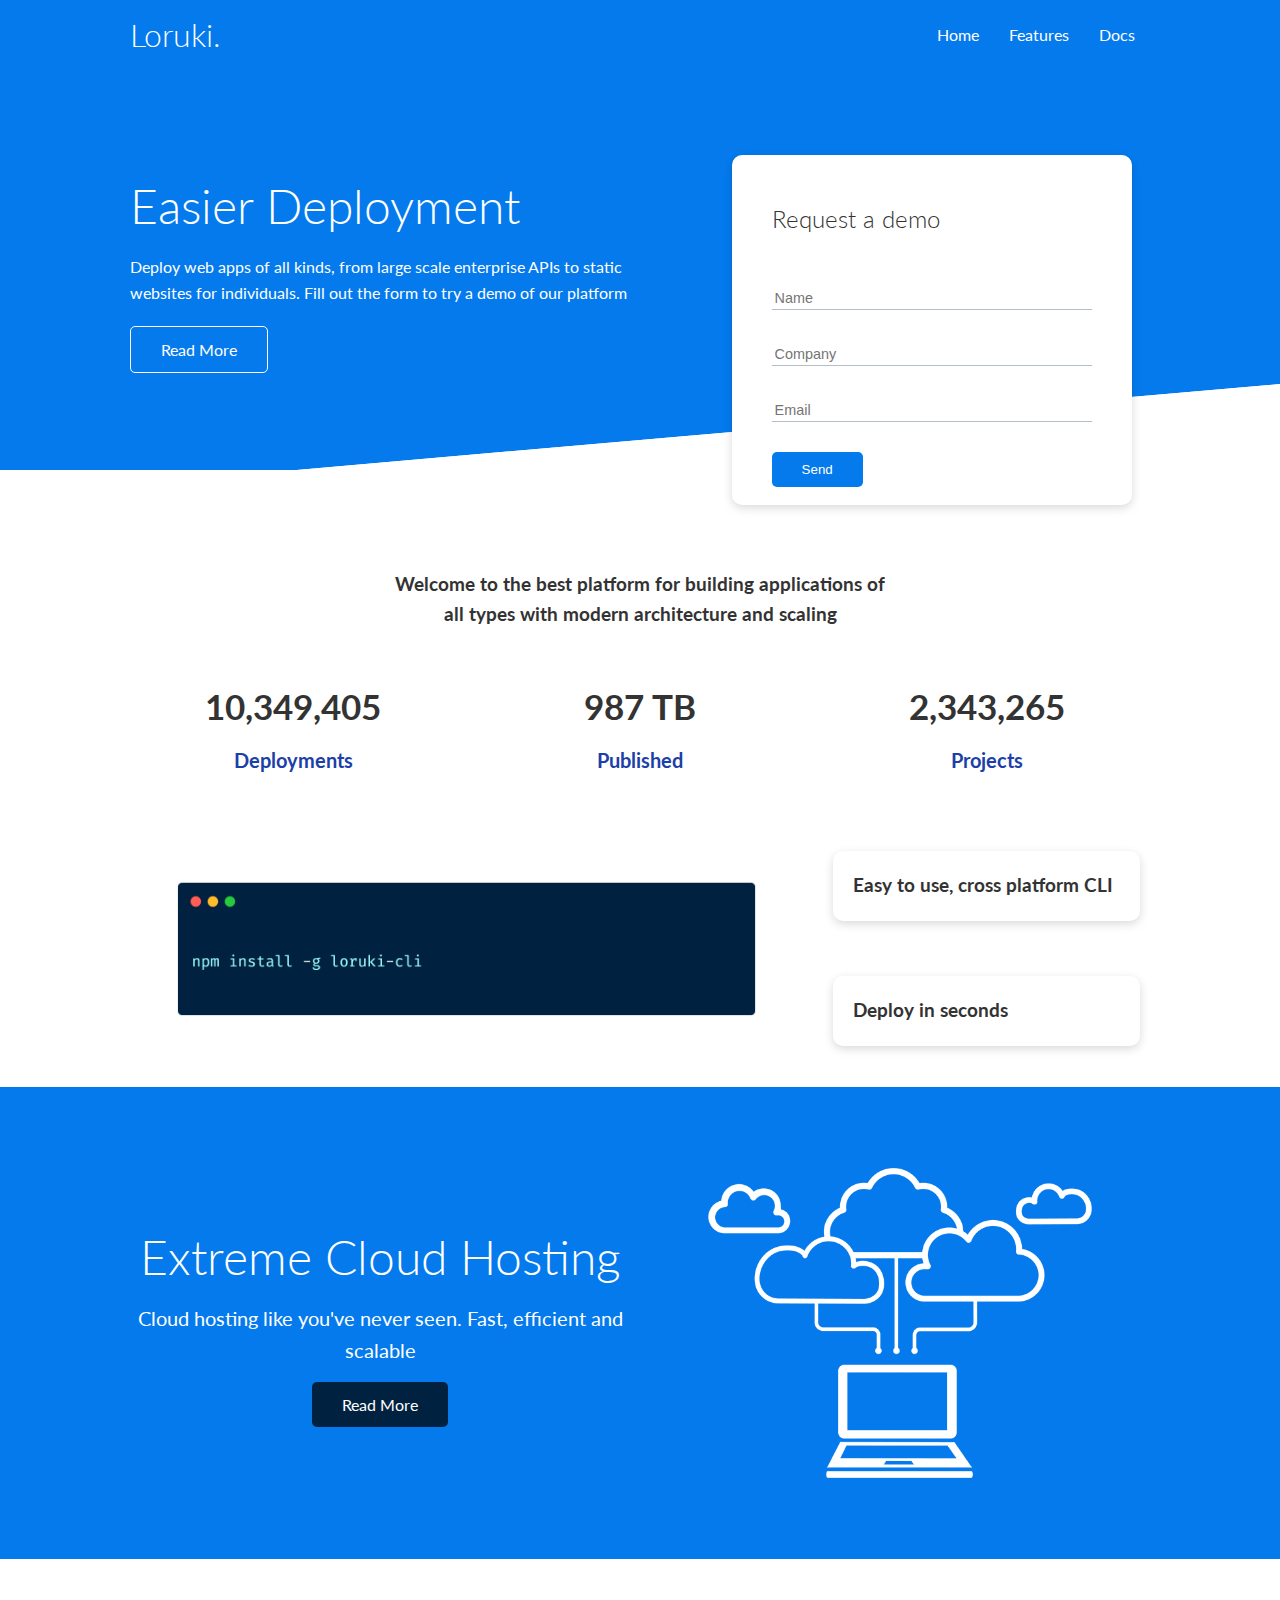
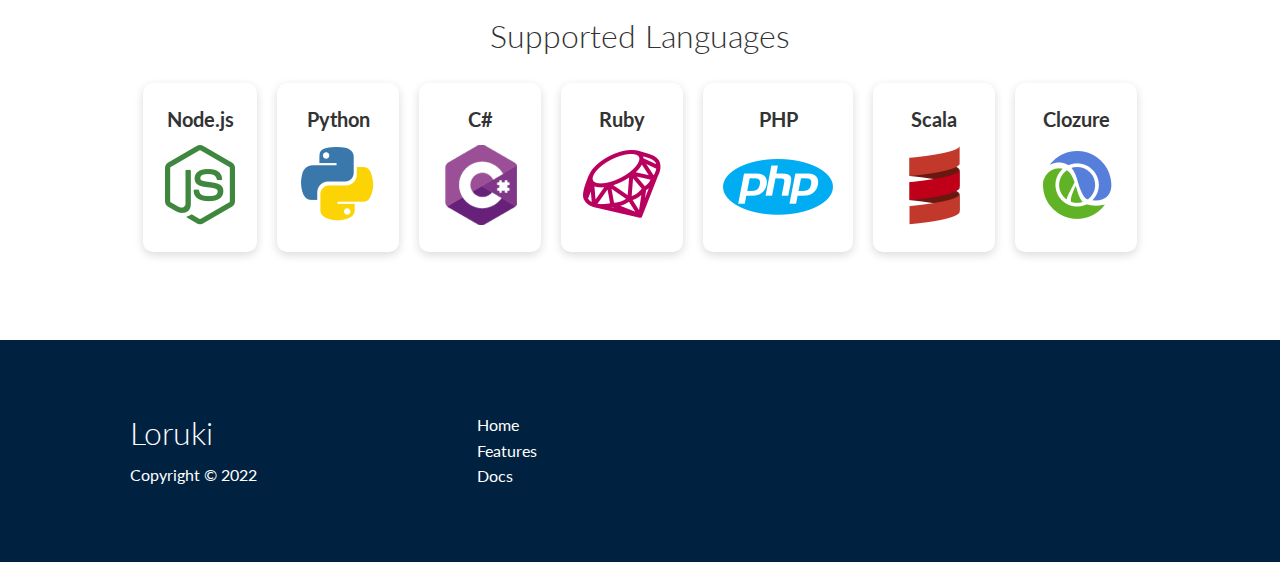
<file: index.html>
<!DOCTYPE html>
<html lang="en">
<head>
    <meta charset="UTF-8">
    <meta http-equiv="X-UA-Compatible" content="IE=edge">
    <meta name="viewport" content="width=device-width, initial-scale=1.0">
    <link rel="stylesheet" href="https://cdnjs.cloudflare.com/ajax/libs/font-awesome/6.0.0-beta3/css/all.min.css" integrity="sha512-Fo3rlrZj/k7ujTnHg4CGR2D7kSs0v4LLanw2qksYuRlEzO+tcaEPQogQ0KaoGN26/zrn20ImR1DfuLWnOo7aBA==" crossorigin="anonymous" referrerpolicy="no-referrer" />
    
    <link rel="stylesheet" href="css/utilities.css">
    <link rel="stylesheet" href="css/style.css">
    <title>Loruki | Cloud Hosting for Everyone</title>
</head>
<body>
    <!-- Navbar BEGIN-->
    <div class="navbar">
        <div class="container flex ">
            <h1>Loruki.</h1>
            <nav>
                <ul>
                    <li><a href="index.html">Home</a></li>
                    <li><a href="feature.html">Features</a></li>
                    <li><a href="docs.html">Docs</a></li>
                </ul>
            </nav>
        </div>
    </div> 
    <!-- Navbar END -->


    

    <!-- Showcase BEGIN-->
    <section class="showcase bg-primary">
        <div class="container grid">
            <div class="showcase-text">
                <h1 class="lg" >Easier Deployment</h1>
                <p>Deploy web apps of all kinds, from large scale enterprise APIs to static websites for individuals. Fill out the form to try a demo of our platform</p>
                <a href="feature.html" class="btn btn-outline">Read More</a>
            </div>
            <div class="showcase-form card">
                <h2>Request a demo</h2>
                <form name="contact" method="POST" netlify-honeypot="bot-field" data-netlify="true">
                    <input type="hidden" name="form-name" value="contact">
                    <p class="hidden">
                        <label>
                          Don’t fill this out if you’re human: <input name="bot-field" />
                        </label>
                      </p>
                    <div class="form-control">
                        <input type="text" name="name" placeholder="Name" required>
                    </div>
                    <div class="form-control">
                        <input type="text" name="company" placeholder="Company" required>
                    </div>
                    <div class="form-control">
                        <input type="text" name="email" placeholder="Email" required>
                    </div>
                    <input type="submit" value="Send" class="btn btn-primary">
                </form>
            </div>
        </div>
    </section>
    <!-- Showcase END -->

<!-- Stats Begin -->
<section class="stats">
    <div class="container">
        <h3 class="stats-heading text-center my-1">
            Welcome to the best platform for building applications of all types with modern architecture and scaling
        </h3>

        <div class="grid grid-3 text-center my-4">
            <div>
                <i class="fas fa-server fa-3x"></i>
                <h3>10,349,405</h3>
                <p class="text-secondary">Deployments</p>
            </div>
            <div>
                <i class="fas fa-upload fa-3x"></i>
                <h3>987 TB</h3>
                <p class="text-secondary">Published</p>
            </div>
            <div>
                <i class="fas fa-project-diagram fa-3x"></i>
                <h3>2,343,265</h3>
                <p class="text-secondary">Projects</p>
            </div>
        </div>
    </div>
</section>
<!-- Stats End -->

<!-- CLI Begin -->
<section class="cli">
    <div class="container grid">
        <img src="images/cli.png" alt="">
        <div class="card">
            <h3>Easy to use, cross platform CLI</h3>
        </div>
        <div class="card">
            <h3>Deploy in seconds</h3>
        </div>
    </div>
</section>
<!-- CLI End -->

<!-- Cloud Section -->
<section class="cloud bg-primary my-2 py-5">
    <div class="container grid">
        <div class="text-center left-cloud">
            <h2 class="lg">Extreme Cloud Hosting</h2>
            <p class="lead my-1">
                Cloud hosting like you've never seen. Fast, efficient and scalable
            </p>
            <a href="feature.html" class="btn btn-dark">Read More</a>
        </div>
        <img class="right-cloud" src="images/cloud.png" alt="">
    </div>
</section>


<!-- Language -->
<section class="languages py-2 my-2">
    <h2 class="md text-center">
        Supported Languages
    </h2>
    <div class="container flex">
        <div class="card">
            <h4>Node.js</h4>
            <img src="images/logos/node.png" alt="">
        </div>
        <div class="card">
            <h4>Python</h4>
            <img src="images/logos/python.png" alt="">
        </div>
        <div class="card">
            <h4>C#</h4>
            <img src="images/logos/csharp.png" alt="">
        </div>
        <div class="card">
            <h4>Ruby</h4>
            <img src="images/logos/ruby.png" alt="">
        </div>
        <div class="card">
            <h4>PHP</h4>
            <img src="images/logos/php.png" alt="">
        </div>
        <div class="card">
            <h4>Scala</h4>
            <img src="images/logos/scala.png" alt="">
        </div>
        <div class="card">
            <h4>Clozure</h4>
            <img src="images/logos/clojure.png" alt="">
        </div>
        
    </div>
</section>

<!-- footer -->

<footer class="footer bg-dark py-5">
    <div class="container grid grid-3">
        <div>
            <h1>Loruki</h1>
            <p>Copyright &copy; 2022</p>
        </div>
        <nav>
            <ul>
                <li><a href="index.html">Home</a></li>
                <li><a href="feature.html">Features</a></li>
                <li><a href="docs.html">Docs</a></li>
            </ul>
        </nav>
        <div class="social">
            <a href="#"><i class="fab fa-github fa-2x"></i></a>
            <a href="#"><i class="fab fa-facebook fa-2x"></i></a>
            <a href="#"><i class="fab fa-instagram fa-2x"></i></a>
            <a href="#"><i class="fab fa-twitter fa-2x"></i></a>
        </div>
    </div>
</footer>


</body>
</html>
</file>
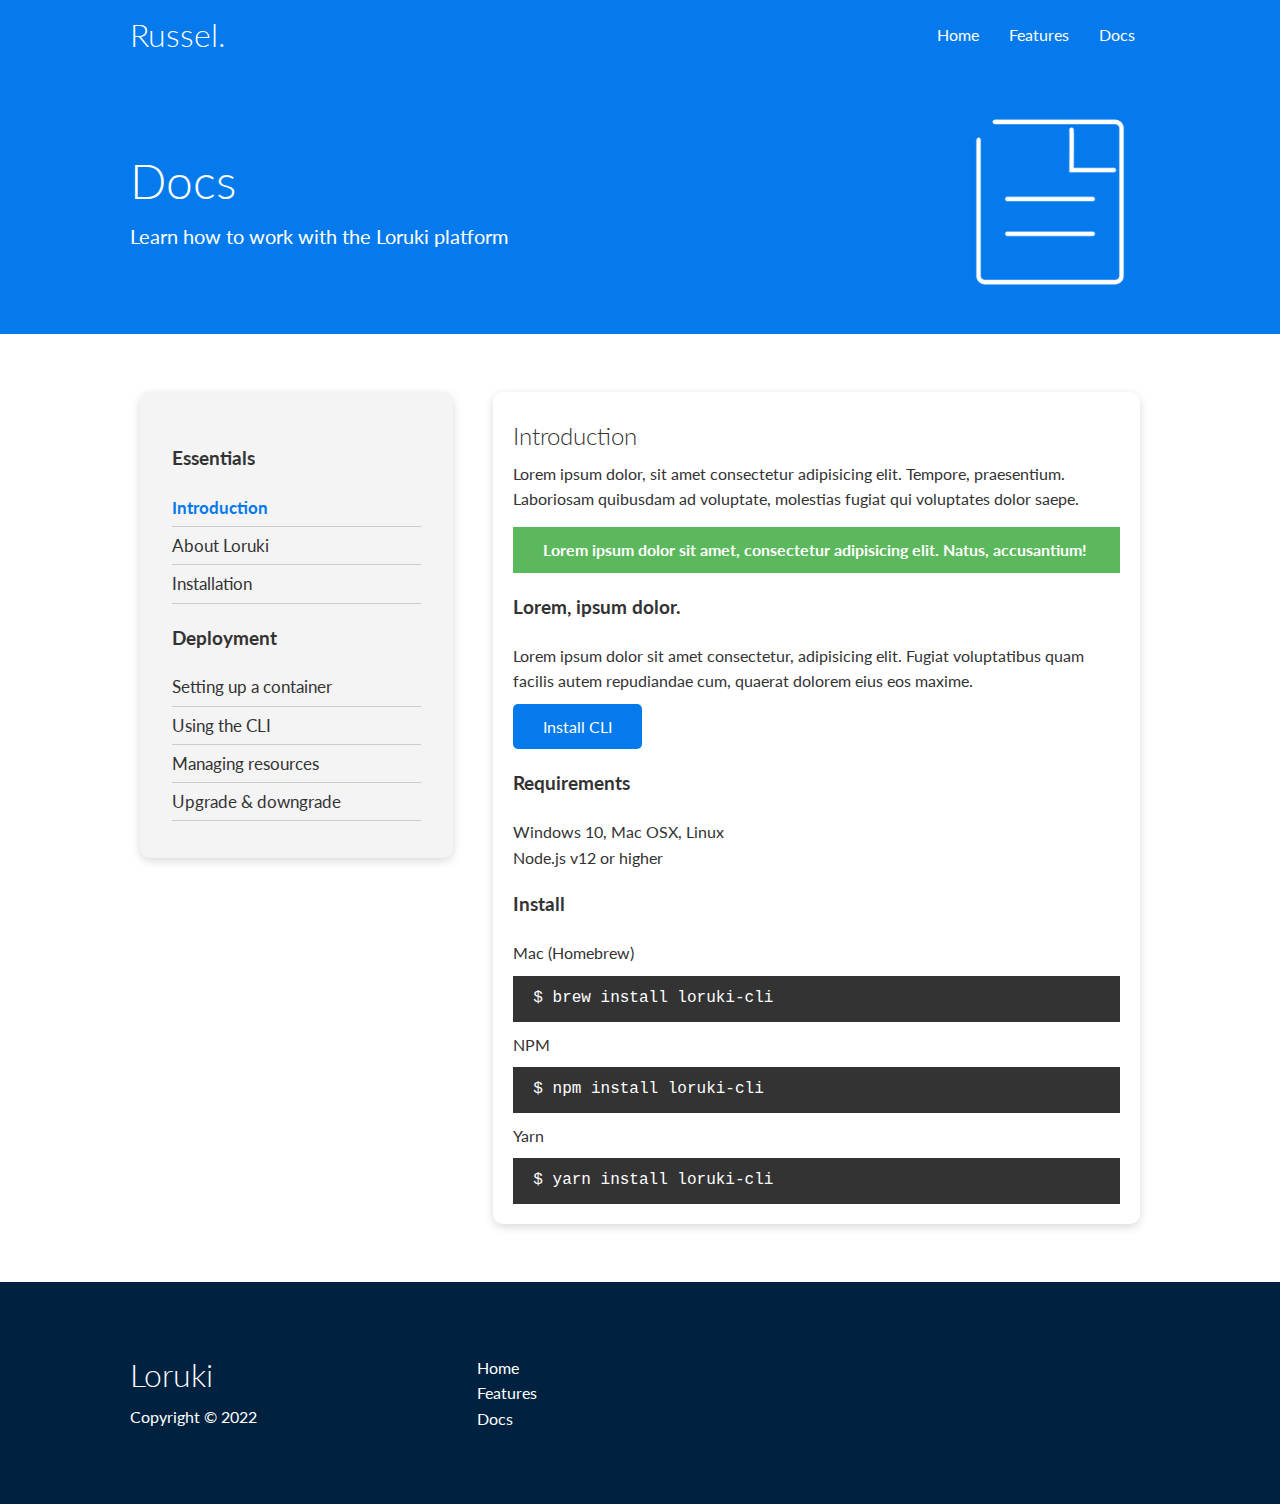
<file: docs.html>
<!DOCTYPE html>
<html lang="en">
<head>
    <meta charset="UTF-8">
    <meta http-equiv="X-UA-Compatible" content="IE=edge">
    <meta name="viewport" content="width=device-width, initial-scale=1.0">
    <link rel="stylesheet" href="https://cdnjs.cloudflare.com/ajax/libs/font-awesome/6.0.0-beta3/css/all.min.css" integrity="sha512-Fo3rlrZj/k7ujTnHg4CGR2D7kSs0v4LLanw2qksYuRlEzO+tcaEPQogQ0KaoGN26/zrn20ImR1DfuLWnOo7aBA==" crossorigin="anonymous" referrerpolicy="no-referrer" />
    
    <link rel="stylesheet" href="css/utilities.css">
    <link rel="stylesheet" href="css/style.css">
    <title>Loruki | Cloud Hosting for Everyone</title>
</head>
<body>
    <!-- Navbar BEGIN-->
    <div class="navbar">
        <div class="container flex ">
            <h1>Russel.</h1>
            <nav>
                <ul>
                    <li><a href="index.html">Home</a></li>
                    <li><a href="feature.html">Features</a></li>
                    <li><a href="docs.html">Docs</a></li>
                </ul>
            </nav>
        </div>
    </div> 
    <!-- Navbar END -->



  <!-- Head -->
  <section class="docs-head bg-primary py-3">
    <div class="container grid">
        <div class="head-left">
            <h1 class="lg">Docs</h1>
            <p class="lead">
                Learn how to work with the Loruki platform 
            </p>
        </div>
        <img src="images/docs.png" alt="">
    </div>
</section>

<!-- Docs Main -->
<section class="docs-main my-4">
    <div class="container grid">
        <div class="card bg-light p-3">
            <h3 class="my-2">Essentials</h3>
            <nav>
                <ul>
                    <li><a class="text-primary link-current-page" href="#">Introduction</a></li>
                    <li><a href="#">About Loruki</a></li>
                    <li><a href="#">Installation</a></li>
                </ul>
            </nav>

            <h3 class="my-2">Deployment</h3>
            <nav>
                <ul>
                    <li><a href="#">Setting up a container</a></li>
                    <li><a href="#">Using the CLI</a></li>
                    <li><a href="#">Managing resources</a></li>
                    <li><a href="#">Upgrade & downgrade</a></li>
                </ul>
            </nav>
        </div>

        <div class="card">
            <h2>Introduction</h2>
            <p>Lorem ipsum dolor, sit amet consectetur adipisicing elit. Tempore, praesentium. Laboriosam quibusdam ad voluptate, molestias fugiat qui voluptates dolor saepe.</p>
            <div class="alert alert-success">
                <i class="fas fa-info"></i> Lorem ipsum dolor sit amet, consectetur adipisicing elit. Natus, accusantium!
            </div>
            <h3>Lorem, ipsum dolor.</h3>
            <p>Lorem ipsum dolor sit amet consectetur, adipisicing elit. Fugiat voluptatibus quam facilis autem repudiandae cum, quaerat dolorem eius eos maxime.</p>
            <a href="#" class="btn btn-primary">Install CLI</a>

            <h3>Requirements</h3>
            <ul>
                <li>Windows 10, Mac OSX, Linux</li>
                <li>Node.js v12 or higher</li>
            </ul>

            <h3>Install</h3>
        <p>Mac (Homebrew)</p>
        <pre><code>$ brew install loruki-cli</code></pre>
        <p>NPM</p>
        <pre><code>$ npm install loruki-cli</code></pre>
        <p>Yarn</p>
        <pre><code>$ yarn install loruki-cli</code></pre>

        </div>
    </div>
</section>






<!-- footer -->

<footer class="footer bg-dark py-5">
    <div class="container grid grid-3">
        <div>
            <h1>Loruki</h1>
            <p>Copyright &copy; 2022</p>
        </div>
        <nav>
            <ul>
                <li><a href="index.html">Home</a></li>
                <li><a href="feature.html">Features</a></li>
                <li><a href="docs.html">Docs</a></li>
            </ul>
        </nav>
        <div class="social">
            <a href="#"><i class="fab fa-github fa-2x"></i></a>
            <a href="#"><i class="fab fa-facebook fa-2x"></i></a>
            <a href="#"><i class="fab fa-instagram fa-2x"></i></a>
            <a href="#"><i class="fab fa-twitter fa-2x"></i></a>
        </div>
    </div>
</footer>


</body>
</html>
</file>
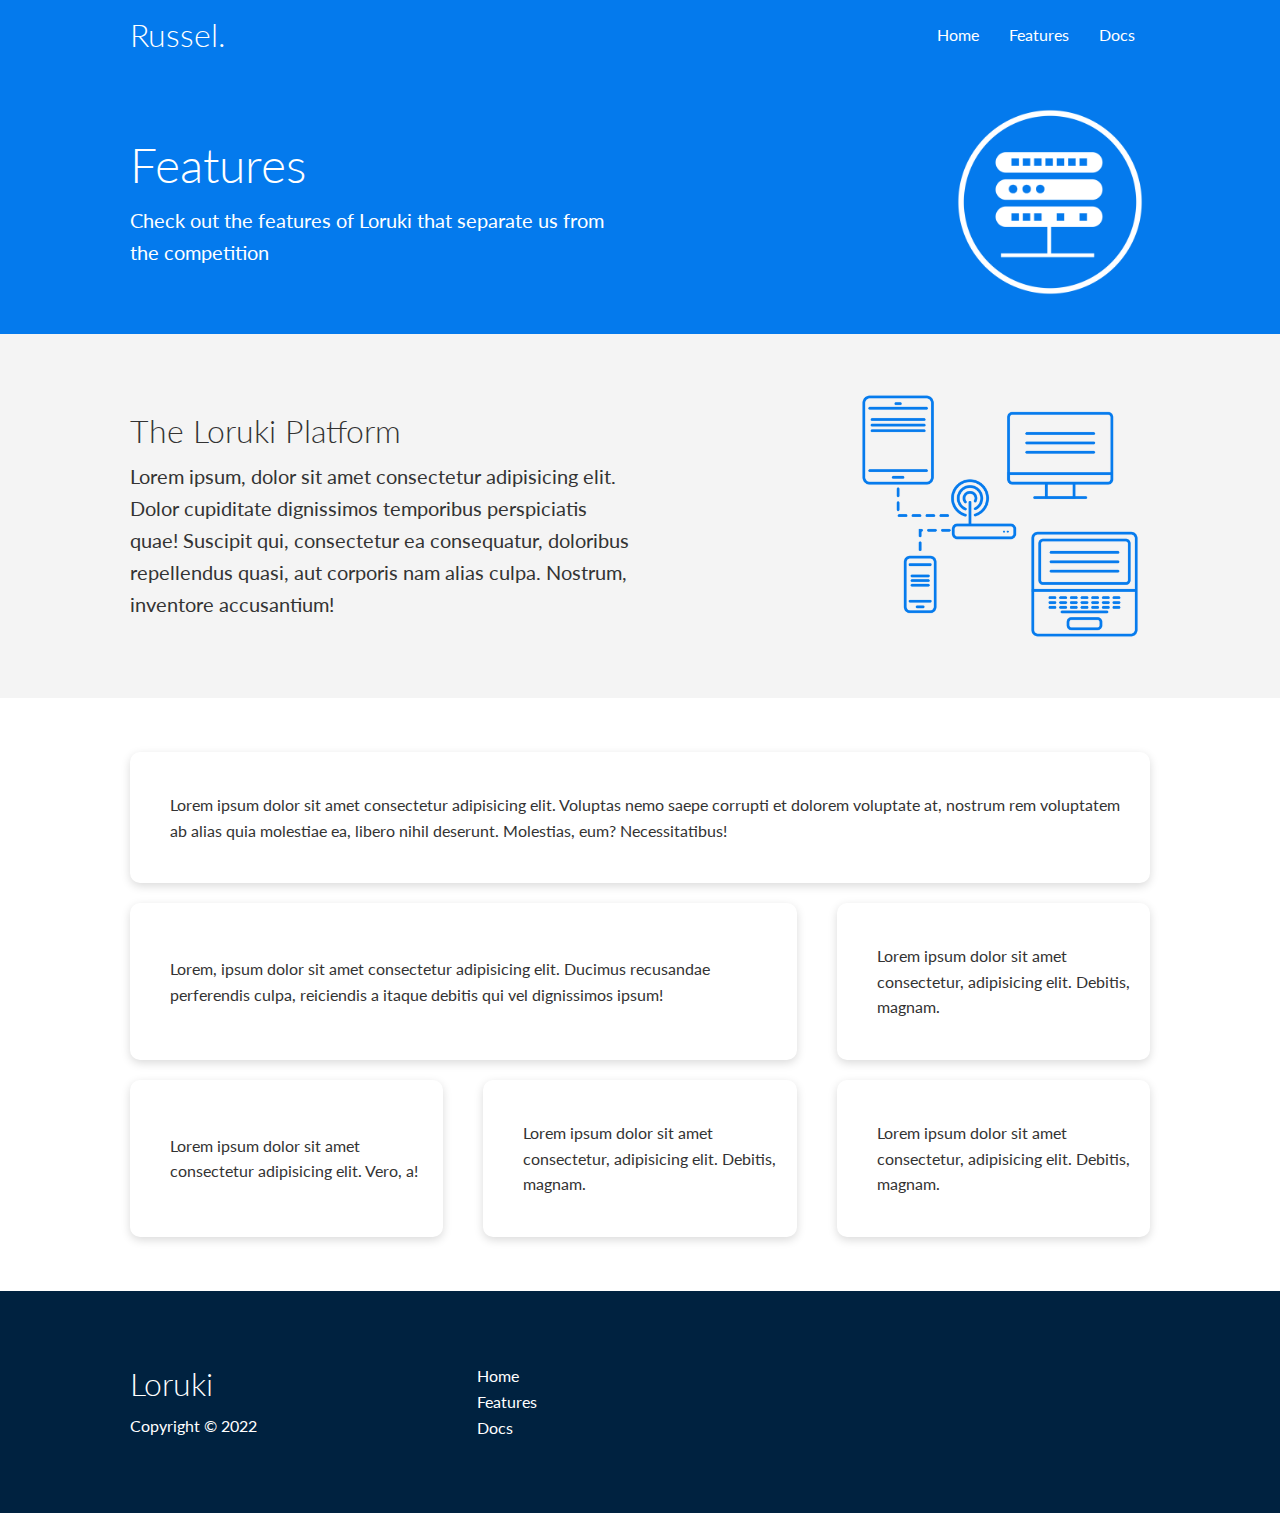
<file: feature.html>
<!DOCTYPE html>
<html lang="en">
<head>
    <meta charset="UTF-8">
    <meta http-equiv="X-UA-Compatible" content="IE=edge">
    <meta name="viewport" content="width=device-width, initial-scale=1.0">
    <link rel="stylesheet" href="https://cdnjs.cloudflare.com/ajax/libs/font-awesome/6.0.0-beta3/css/all.min.css" integrity="sha512-Fo3rlrZj/k7ujTnHg4CGR2D7kSs0v4LLanw2qksYuRlEzO+tcaEPQogQ0KaoGN26/zrn20ImR1DfuLWnOo7aBA==" crossorigin="anonymous" referrerpolicy="no-referrer" />
    
    <link rel="stylesheet" href="css/utilities.css">
    <link rel="stylesheet" href="css/style.css">
    <title>Loruki | Cloud Hosting for Everyone</title>
</head>
<body>
    <!-- Navbar BEGIN-->
    <div class="navbar">
        <div class="container flex ">
            <h1>Russel.</h1>
            <nav>
                <ul>
                    <li><a href="index.html">Home</a></li>
                    <li><a href="feature.html">Features</a></li>
                    <li><a href="docs.html">Docs</a></li>
                </ul>
            </nav>
        </div>
    </div> 
    <!-- Navbar END -->



  <!-- Head -->
  <section class="features-head bg-primary py-3">
    <div class="container grid">
        <div class="head-left">
            <h1 class="lg">Features</h1>
            <p class="lead">
                Check out the features of Loruki that separate us from the
                    competition
            </p>
        </div>
        <img src="images/server.png" alt="">
    </div>
</section>

 <!-- Sub Head -->
 <section class="features-sub-head bg-light py-3">
    <div class="container grid">
        <div class="sub-head-left">
            <h1 class="md">The Loruki Platform</h1>
            <p class="lead">
                Lorem ipsum, dolor sit amet consectetur adipisicing elit. Dolor cupiditate dignissimos temporibus perspiciatis quae! Suscipit qui, consectetur ea consequatur, doloribus repellendus quasi, aut corporis nam alias culpa. Nostrum, inventore accusantium! 
            </p>
        </div>
        <img src="images/server2.png" alt="">
    </div>
</section>


<!-- Features Main -->
<section class="features-main my-2">
    <div class="container grid grid-3">
        <div class="card flex">
            <i class="fas fa-server fa-3x"></i>
            <p>Lorem ipsum dolor sit amet consectetur adipisicing elit. Voluptas nemo saepe corrupti et dolorem voluptate at, nostrum rem voluptatem ab alias quia molestiae ea, libero nihil deserunt. Molestias, eum? Necessitatibus!</p>
        </div>
        <div class="card flex">
            <i class="fas fa-network-wired fa-3x"></i>
            <p>
                Lorem, ipsum dolor sit amet consectetur adipisicing elit. Ducimus
                recusandae perferendis culpa, reiciendis a itaque debitis qui vel
                dignissimos ipsum!
            </p>
        </div>
        <div class="card flex">
            <i class="fas fa-laptop-code fa-3x"></i>
            <p>
                Lorem ipsum dolor sit amet consectetur, adipisicing elit. Debitis,
                magnam.
            </p>
        </div>
        <div class="card flex">
            <i class="fas fa-database fa-3x"></i>
            <p>
                Lorem ipsum dolor sit amet consectetur adipisicing elit. Vero, a!
            </p>
        </div>
        <div class="card flex">
            <i class="fas fa-power-off fa-3x"></i>
            <p>
                Lorem ipsum dolor sit amet consectetur, adipisicing elit. Debitis,
                magnam.
            </p>
        </div>
        <div class="card flex">
            <i class="fas fa-upload fa-3x"></i>
            <p>
                Lorem ipsum dolor sit amet consectetur, adipisicing elit. Debitis,
                magnam.
            </p>
        </div>
    </div>
</section>




<!-- footer -->

<footer class="footer bg-dark py-5">
    <div class="container grid grid-3">
        <div>
            <h1>Loruki</h1>
            <p>Copyright &copy; 2022</p>
        </div>
        <nav>
            <ul>
                <li><a href="index.html">Home</a></li>
                <li><a href="feature.html">Features</a></li>
                <li><a href="docs.html">Docs</a></li>
            </ul>
        </nav>
        <div class="social">
            <a href="#"><i class="fab fa-github fa-2x"></i></a>
            <a href="#"><i class="fab fa-facebook fa-2x"></i></a>
            <a href="#"><i class="fab fa-instagram fa-2x"></i></a>
            <a href="#"><i class="fab fa-twitter fa-2x"></i></a>
        </div>
    </div>
</footer>


</body>
</html>
</file>
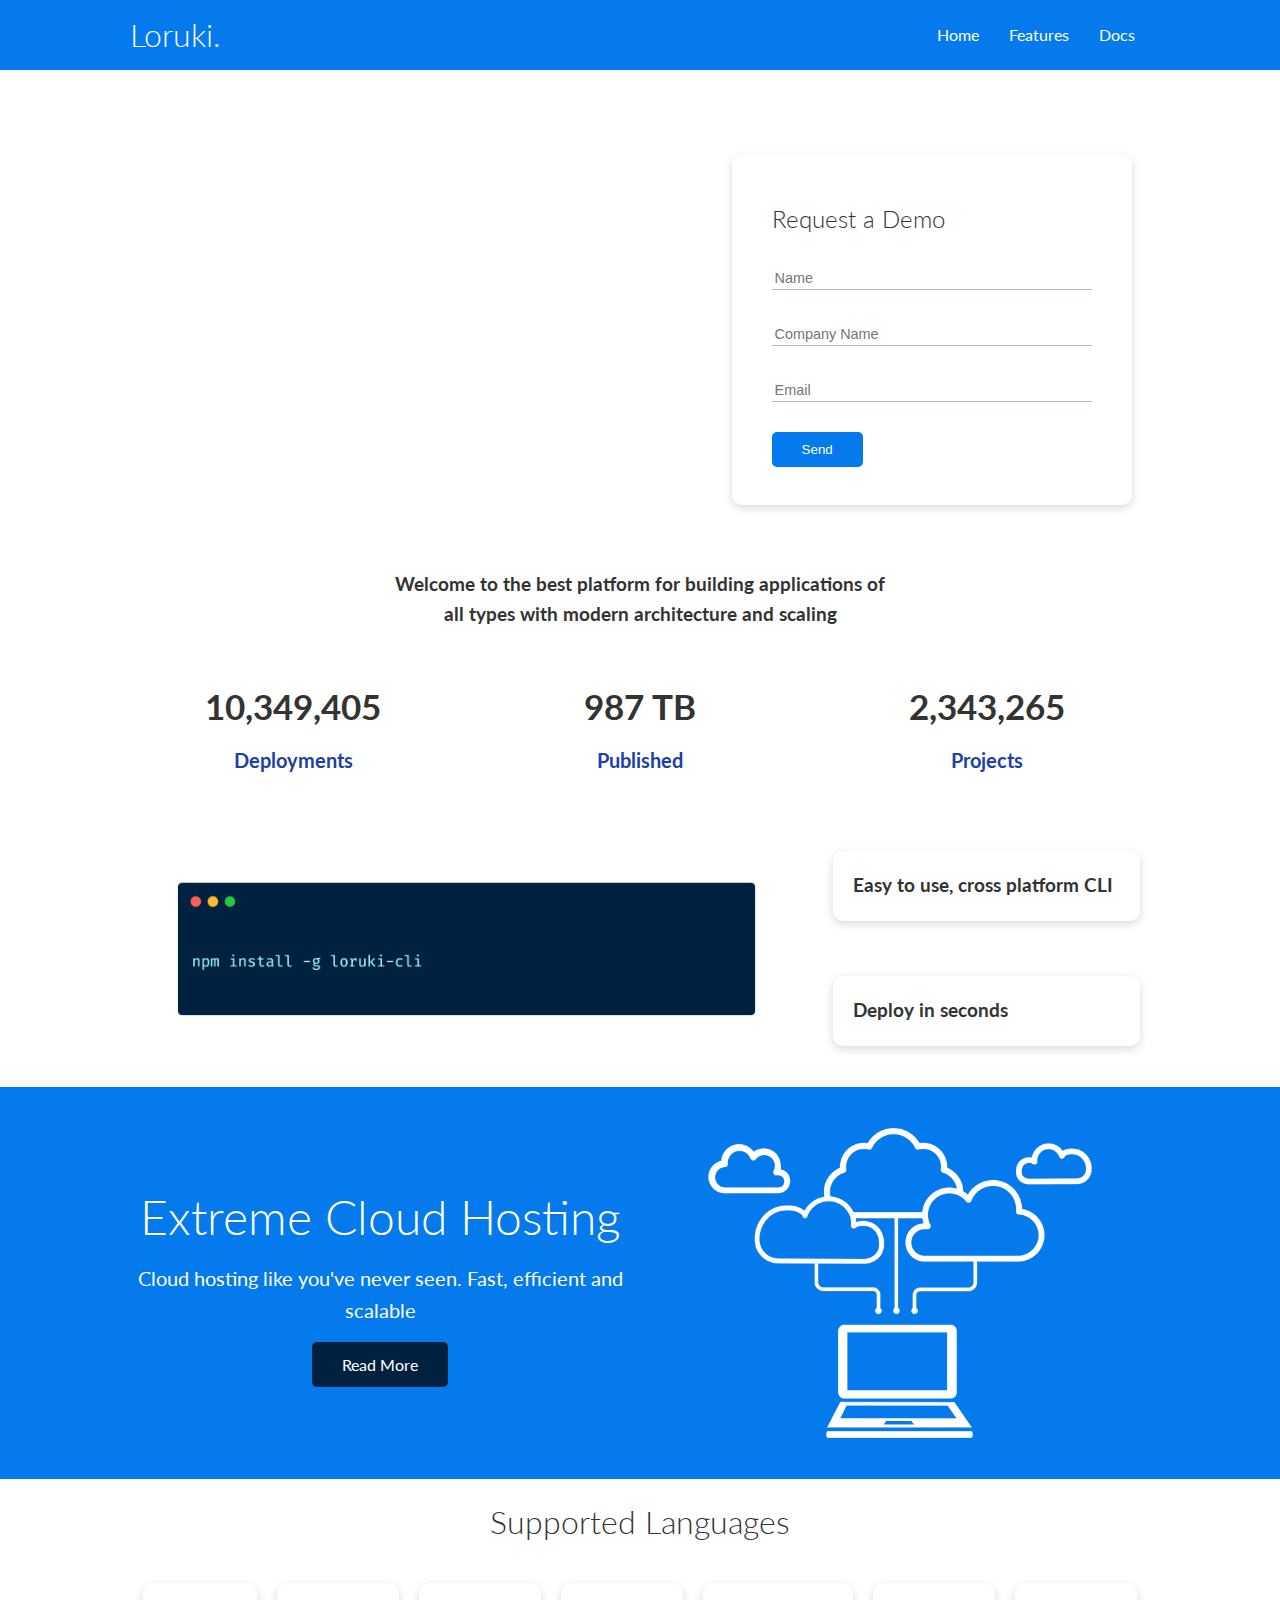
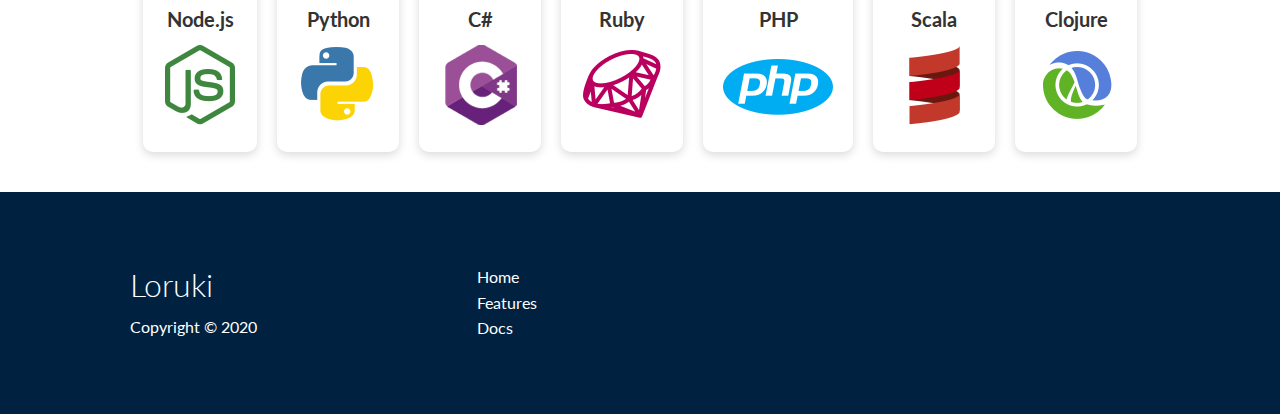
<file: index2.html>
<!DOCTYPE html>
<html lang="en">
<head>
    <meta charset="UTF-8">
    <meta name="viewport" content="width=device-width, initial-scale=1.0">
    <link rel="stylesheet" href="https://cdnjs.cloudflare.com/ajax/libs/font-awesome/5.15.1/css/all.min.css" integrity="sha512-+4zCK9k+qNFUR5X+cKL9EIR+ZOhtIloNl9GIKS57V1MyNsYpYcUrUeQc9vNfzsWfV28IaLL3i96P9sdNyeRssA==" crossorigin="anonymous" />
    <link rel="stylesheet" href="css/utilities.css">
    <link rel="stylesheet" href="css/style.css">
    <title>Loruki | Cloud Hosting For Everyone</title>
</head>
<body>
    <!-- Navbar -->
    <div class="navbar">
        <div class="container flex">
            <h1 class="logo">Loruki.</h1>
            <nav>
                <ul>
                    <li><a href="index.html">Home</a></li>
                    <li><a href="features.html">Features</a></li>
                    <li><a href="docs.html">Docs</a></li>
                </ul>
            </nav>
        </div>
    </div>
    
    <!-- Showcase -->
    <section class="showcase">
        <div class="container grid">
            <div class="showcase-text">
                <h1>Easier Deployment</h1>
                <p>Deploy web apps of all kinds, from large scale enterprise APIs to static websites for individuals. Fill out the form to try a demo of our platform</p>
                <a href="features.html" class="btn btn-outline">Read More</a>
            </div>

            <div class="showcase-form card">
                <h2>Request a Demo</h2>
                 <!--  <form name="contact" netlify-honeypot="bot-field" method="POST" data-netlify="true">
                    <input type="hidden" name="form-name" value="contact">
                    <p class="hidden">
                        <label>Don’t fill this out if you're human: <input name="bot-field" /></label>
                      </p>
                    <div class="form-control">
                        <input type="text" name="name" placeholder="Name" required>
                    </div>
                    <div class="form-control">
                        <input type="text" name="company" placeholder="Company Name" required>
                    </div>
                    <div class="form-control">
                        <input type="email" name="email" placeholder="Email" required>
                    </div>
                    <input type="submit" value="Send" class="btn btn-primary">
                </form> -->
                 <form>
                    <div class="form-control">
                        <input type="text" name="name" placeholder="Name" required>
                    </div>
                    <div class="form-control">
                        <input type="text" name="company" placeholder="Company Name" required>
                    </div>
                    <div class="form-control">
                        <input type="email" name="email" placeholder="Email" required>
                    </div>
                    <input type="submit" value="Send" class="btn btn-primary">
                </form>
            </div>
        </div>
    </section>

    <!-- Stats -->
    <section class="stats">
        <div class="container">
            <h3 class="stats-heading text-center my-1">
                Welcome to the best platform for building applications of all types with modern architecture and scaling
            </h3>

            <div class="grid grid-3 text-center my-4">
                <div>
                    <i class="fas fa-server fa-3x"></i>
                    <h3>10,349,405</h3>
                    <p class="text-secondary">Deployments</p>
                </div>
                <div>
                    <i class="fas fa-upload fa-3x"></i>
                    <h3>987 TB</h3>
                    <p class="text-secondary">Published</p>
                </div>
                <div>
                    <i class="fas fa-project-diagram fa-3x"></i>
                    <h3>2,343,265</h3>
                    <p class="text-secondary">Projects</p>
                </div>
            </div>
        </div>
    </section>

    <!-- Cli -->
    <section class="cli">
        <div class="container grid">
            <img src="images/cli.png" alt="">
            <div class="card">
                <h3>Easy to use, cross platform CLI</h3>
            </div>
            <div class="card">
                <h3>Deploy in seconds</h3>
            </div>
        </div>
    </section>

    <!-- Cloud -->
    <section class="cloud bg-primary my-2 py-2">
        <div class="container grid">
            <div class="text-center">
                <h2 class="lg">Extreme Cloud Hosting</h2>
                <p class="lead my-1">Cloud hosting like you've never seen. Fast, efficient and scalable</p>
                <a href="features.html" class="btn btn-dark">Read More</a>
            </div>
            <img src="images/cloud.png" alt="">
        </div>
    </section>

    <!-- Languages -->
    <section class="languages">
        <h2 class="md text-center my-2">
            Supported Languages
        </h2>
        <div class="container flex">
            <div class="card">
                <h4>Node.js</h4>
                <img src="images/logos/node.png" alt="">
            </div>
            <div class="card">
                <h4>Python</h4>
                <img src="images/logos/python.png" alt="">
              </div>
              <div class="card">
                <h4>C#</h4>
                <img src="images/logos/csharp.png" alt="">
              </div>
              <div class="card">
                <h4>Ruby</h4>
                <img src="images/logos/ruby.png" alt="">
              </div>
              <div class="card">
                <h4>PHP</h4>
                <img src="images/logos/php.png" alt="">
              </div>
              <div class="card">
                <h4>Scala</h4>
                <img src="images/logos/scala.png" alt="">
              </div>
              <div class="card">
                <h4>Clojure</h4>
                <img src="images/logos/clojure.png" alt="">
              </div>
        </div>
    </section>

    <!-- Footer -->
    <footer class="footer bg-dark py-5">
        <div class="container grid grid-3">
            <div>
                <h1>Loruki
                </h1>
                <p>Copyright &copy; 2020</p>
            </div>
            <nav>
                <ul>
                    <li><a href="index.html">Home</a></li>
                    <li><a href="features.html">Features</a></li>
                    <li><a href="docs.html">Docs</a></li>
                </ul>
            </nav>
            <div class="social">
                <a href="#"><i class="fab fa-github fa-2x"></i></a>
                <a href="#"><i class="fab fa-facebook fa-2x"></i></a>
                <a href="#"><i class="fab fa-instagram fa-2x"></i></a>
                <a href="#"><i class="fab fa-twitter fa-2x"></i></a>
            </div>
        </div>
    </footer>
</body>
</html>
</file>
<file: css/utilities.css>
.text-center{
    text-align: center;
}

 

 .container{
    max-width: 1100px;
    margin:0 auto;
    overflow: auto;
    padding:0 40px;
}

 .flex{
     display: flex;
     justify-content: center;
     align-items: center;
     height: 100%;
 }



 .grid {
     display: grid;
     grid-template-columns: repeat(2, 1fr);
     gap:20px;
     justify-content: center;
     align-items: center;
     height: 100%;
 }
 .grid-3{
    grid-template-columns: repeat(3, 1fr);
}



.card{
    background-color: #fff;
    border-radius: 10px;
    box-shadow: 0 3px 10px rgba(0,0,0, 0.15);
    padding:20px;
    margin:10px; 
}



.btn{
    display: inline-block;
    padding:10px 30px;
    border-radius: 5px;
    cursor: pointer;
    background-color: var(--primary-color);
    color:#fff;
    border:none;
    
}
.btn:hover{
    transform: scale(.95);
    transition: all ease-in-out 0.3s;
}


/* Backgrounds and Colored Button */
.bg-primary, .btn-primary{
    background-color: var(--primary-color);
    color:#fff;

}

.bg-secondary, .btn-secondary{
    background-color: var(--secondary-color);
    color:#fff;
}

.bg-dark, .btn-dark {
    background-color: var(--dark-color);
    color:#fff;
}

.bg-light, .btn-light{
    background-color: var(--light-color);
    color:#333;
}

.btn-outline{
    background-color: transparent;
    border:1px solid #fff;
}


/* Text Sizes */
.lead{
    font-size: 20px;
}
.sm{
    font-size: 1rem;
}
.md{
    font-size: 2rem;
}

.lg{
    font-size: 3rem;
}

.xl{
    font-size: 4rem;
}


/* text colors */
.link-current-page{
    font-weight: bold;
}

.text-primary{
    color:var(--primary-color);
}
.text-secondary{
    color:var(--secondary-color);
}
.text-dark{
    color:var(--dark-color);
}
.text-light{
    color:var(--light-color);
}


/* alert */
.alert{
    background-color: var(--light-color);
    padding:10px 20px;
    font-weight: bold;
    margin:15px 0;
}

.alert i{
    margin-right:10px;
}

.alert-success{
    background-color: var(--success-color);
    color:#fff;
}
.alert-error{
    background-color: var(--error-color);
    color:#fff;
}

@media(max-width:768px){
    .md{
        font-size: 1.5rem;
    }
    .lg{
        font-size:2rem;
    }
}

/* margins */
.my-1{
    margin:1rem 0;
}
.my-2{
    margin:1.5rem 0;
}
.my-3{
    margin:2rem 0;
}
.my-4{
    margin:3rem 0;
}
.my-5{
    margin:4rem 0;
}

.m-1{
    margin:1rem;
}
.m-2{
    margin:1.5rem;
}
.m-3{
    margin:2rem;
}
.m-4{
    margin:3rem;
}
.m-5{
    margin:4rem;
}

 /* Paddings */
 .py-1{
    padding:1rem 0;
}
.py-2{
    padding:1.5rem 0;
}
.py-3{
    padding:2rem 0;
}
.py-4{
    padding:3rem 0;
}
.py-5{
    padding:4rem 0;
}

.p-1{
    padding:1rem;
}
.p-2{
    padding:1.5rem;
}
.p-3{
    padding:2rem;
}
.p-4{
    padding:3rem;
}
.p-5{
    padding:4rem;
}
</file>
<file: css/style.css>
@import url('https://fonts.googleapis.com/css2?family=Lato:wght@300&display=swap');
:root{
    --primary-color:#047aed;
    --secondary-color:#1c3fa8;
    --dark-color:#002240;
    --light-color:#f4f4f4;
    --success-color : #5cb85c;
    --error-color : #d9534f;
}

* {
    box-sizing: border-box;
    padding: 0;
    margin: 0;
}

body {
    font-family: 'Lato', sans-serif;
    color:#333;
    line-height: 1.6;
    font-size: 1rem;
}

ul{
    list-style-type: none;
}

a{
    text-decoration: none;
    color:#333;
}
 h1, h2 {
     font-weight: 300;
     line-height: 1.2;
     margin: 10px 0;
 }

 p{
     margin:10px 0;
 }

 img{
     width:100%;
 }


 .hidden{
     visibility: hidden;
     height: 0;
 }

 code, pre {
     background-color: #333;
     color:#fff;
     padding:10px;
 }
/* Navbar */
 .navbar {
    background-color: var(--primary-color);
    color:#fff;
    height: 70px;
 }

 .navbar .flex{
    justify-content: space-between;
 }

 .navbar ul{
    display: flex;
}

.navbar a{
    color: #fff;
    padding:10px;
    margin: 0 5px;
    font-size: 1rem;
}

.navbar a:hover{
    border-bottom: 1px solid #f4f4f4;
}

/* Showcase */

.showcase{
    height: 400px;
    color:#fff;
    position: relative;
    
}

.showcase::before,.showcase::after{
    content:"";
    position: absolute;
    height: 100px;
    bottom:-70px;
    right:0;
    left:0;
    background: #fff;
    transform: skewY(-3deg);
    -webkit-transform: skewY(-5deg);
    -moz-transform: skewY(-3deg);
    -ms-transform: skewY(-3deg);
} 

.showcase h1{
    /* font-size: 40px; */
    color:#fff;
}

.showcase h2{
    color:#333;
}

.showcase p{
    margin: 20px 0;;
}
 
.showcase .grid{
    grid-template-columns: 52% 42%;
     gap:6%;
     overflow: visible;
}

.showcase-text{
    animation: slideInFromLeft 1s ease-in; 
}

.showcase-form{
    position: relative;
    top:60px;
    height: 350px;
    width:400px;
    padding:40px;
    z-index: 100;
    animation: slideInFromRight 1s ease-in;
}

.showcase-form .form-control{
    margin: 30px 0;
}

.showcase input[type="text"],
.showcase input[type="email"]
{
    border:0;
    border-bottom: 1px solid #b4becb ;
    width:100%;
    padding:3px;
    font-size: .9rem;
}

.showcase input:focus{
    outline: none;
}

/* Stats */

.stats{
    padding-top: 100px;
    animation: slideInFromBottom 1s ease-in;
}


.stats-heading{
    max-width: 500px;
    margin:auto;
}

.stats .grid h3{
    font-size: 35px;
}

.stats .grid p{
    font-size: 20px;
    font-weight: bold;
}


 /* CLI */

 .cli .grid{
     grid-template-columns: repeat(3, 1fr);
     grid-template-rows: repeat(2, 1fr);
 }

 .cli .grid>*:first-child{
     grid-column: 1 / span 2;
     grid-row: 1 / span 2;
 }

 /* cloud */

 .cloud .grid{
     grid-template-columns: 4fr, 3fr;
 }

 /* Languages */
 .languages .flex{
     flex-wrap: wrap;
 }
 .languages .card{
    text-align: center;
    margin:18px 10px 40px;
    cursor: pointer;
    transition: transform 0.3s ease;
 }

 .languages .card:hover{
     transform: translateY(-15px);
 }

 .languages .card h4{
     font-size: 20px;
     margin-bottom: 10px;
 }



/* Features */
.features-head img,
.docs-head img {
  width: 200px;
  justify-self: flex-end;
}

.features-sub-head img {
  width: 300px;
  justify-self: flex-end;
}

.features-main .card > i {
  margin-right: 20px;
}

.features-main .grid {
  padding: 30px;
}

.features-main .grid > *:first-child {
  grid-column: 1 / span 3;
}

.features-main .grid > *:nth-child(2) {
  grid-column: 1 / span 2;
}


/* docs */
.docs-main h3{
    margin:20px 0;
}

.docs-main .grid{
    grid-template-columns: 1fr 2fr;
    align-items: flex-start;
}

.docs-main nav li{
    font-size: 17px;
    padding-bottom: 5px;
    margin-bottom: 5px;
    border-bottom: 1px solid #ccc;
}


.docs-main a:hover{
    font-weight: bold;
}



@media(max-width:768px){
    .features-head img, .docs-head img {
        justify-self: center;
        order: 1;
        
    }

    .features-head .head-left, .docs-head .head-left{
        text-align: center;
        order: 2;
    }

    .features-sub-head img{
        width:200px;
        justify-self: center;
        order: 1;
        
    }

    .features-sub-head .sub-head-left{
        text-align: center;
        order: 2;
    }

    

}

 /* Footer */
 .social a, footer nav a{
     color:#fff;
 }

.social a{
    margin:0 10px;
}

.fa-github:hover{
    color:#000;
}
.fa-facebook:hover{
    color:#1773ea;
}
.fa-instagram:hover{
    color:#b32e87;
}
.fa-twitter:hover{
    color:#1c9cea;
}




/* Animations */

@keyframes slideInFromLeft{
    0%{
        transform: translateX(-100%);
    }

    100%{
        transform: translateX(0);
    }
}

@keyframes slideInFromRight{
    0%{
        transform: translateX(100%);
    }

    100%{
        transform: translateX(0);
    }
}

@keyframes slideInFromTop{
    0%{
        transform: translateY(-100%);
    }

    100%{
        transform: translateY(0);
    }
}

@keyframes slideInFromBottom{
    0%{
        transform: translateY(100%);
    }

    100%{
        transform: translateY(0);
    }
}



/* Tablets and under */

@media(max-width:768px){
    .grid,
    .showcase .grid, 
    .stats .grid,
    .cli .grid,
    .cloud .grid,
    .features-main .grid,
    .docs-main .grid
    {
        grid-template-columns: 1fr;
        grid-template-rows: 1fr;
    }

    .features-main .grid > *:first-child,
    .features-main .grid > *:nth-child(2){
        grid-column: 1;
    }


    .showcase {
        height: auto;
        margin-bottom: 40px;
    }

    .showcase-text{
        text-align: center;
        margin-top: 40px;
        animation: slideInFromTop 1s ease-in;
    }

    .showcase-form{
        justify-self: center;
        margin: auto;
        animation: slideInFromBottom 1s ease-in;
    }

    .cli .grid>*:first-child{
        grid-column: 1;
        grid-row: 1;
    }

    .left-cloud{
        order: 2;
    }

    .right-cloud{
        order:1;
    }

    img.right-cloud{
        width:50%;
        margin:auto;
    }

    footer nav, footer .container, footer .social{
        text-align: center;
    }
}

/* MObile */
@media(max-width:500px){
    .navbar{
        height: 110px;
    }

    .navbar .flex{
        flex-direction: column;
    }

    .navbar ul{
        padding:10px;
        background-color: rgba(0,0,0, 0.1);
        border-radius: 4px;
    }
}
</file>
